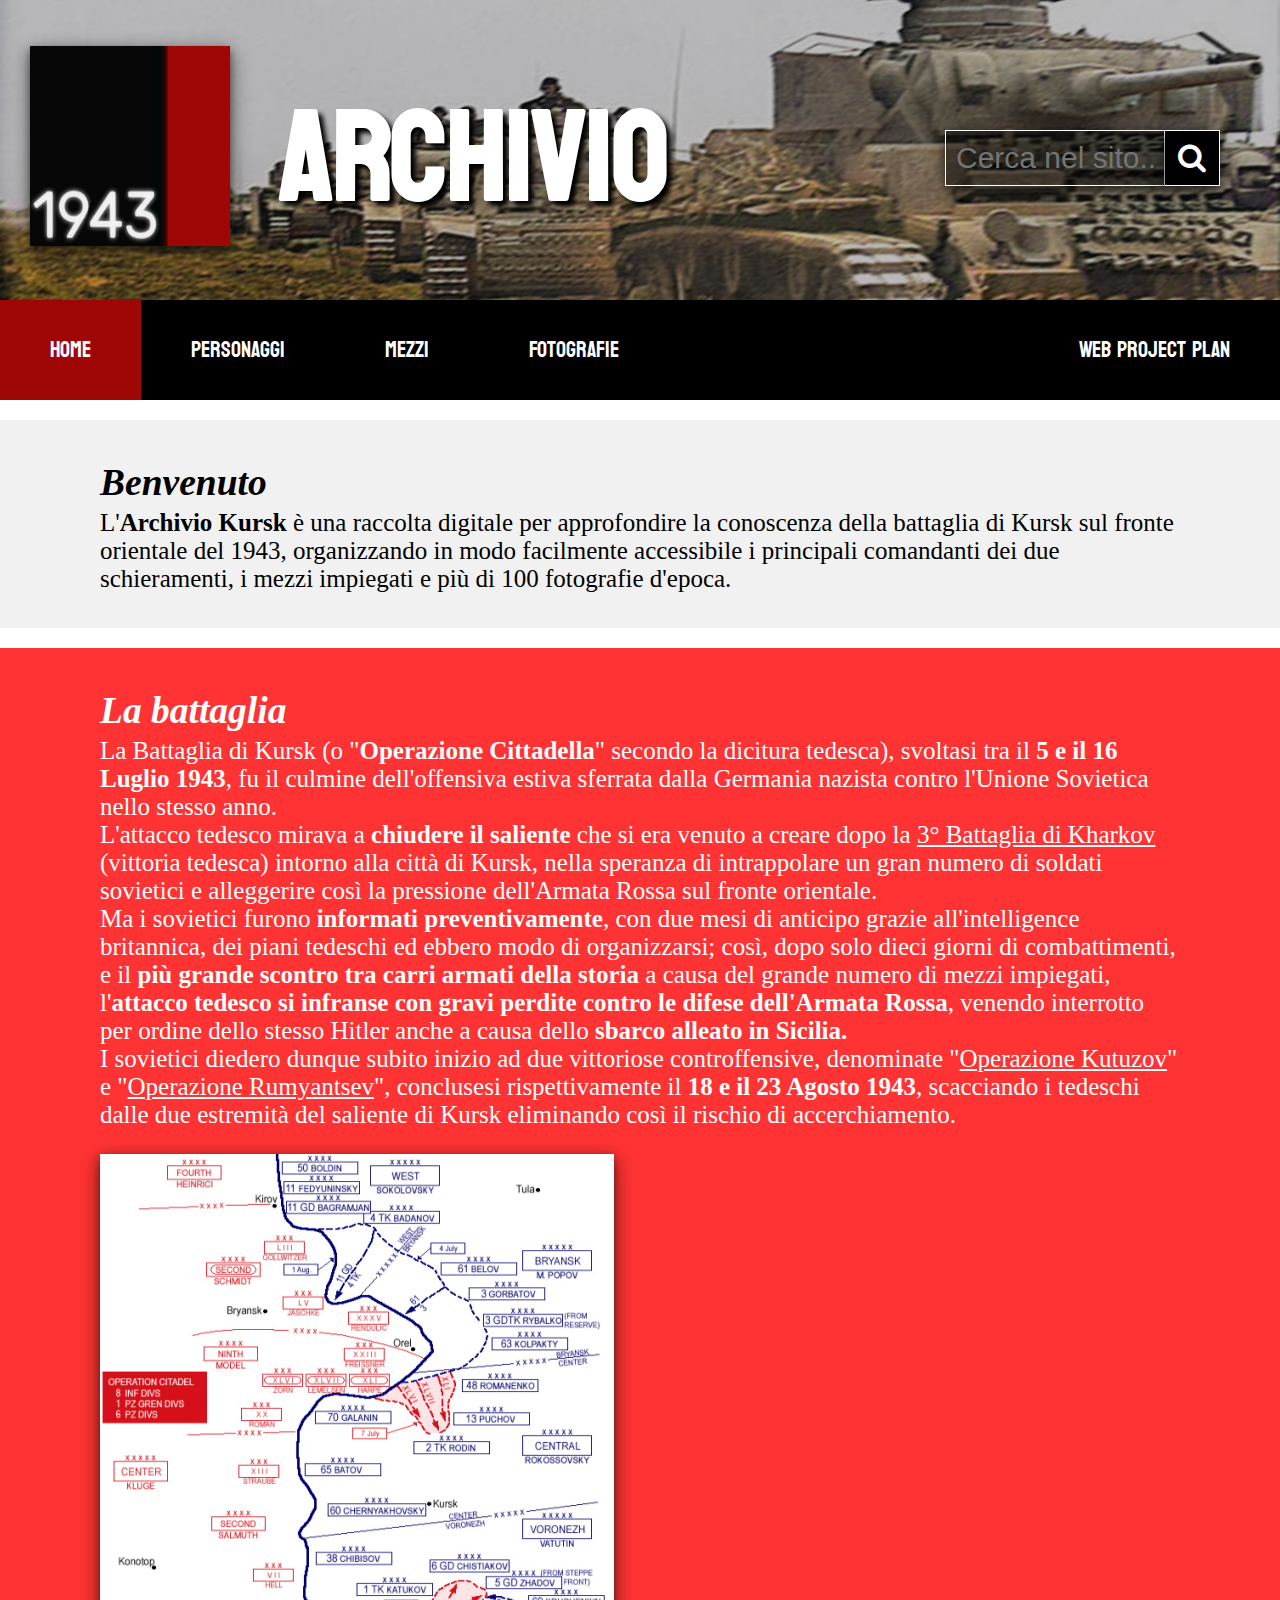
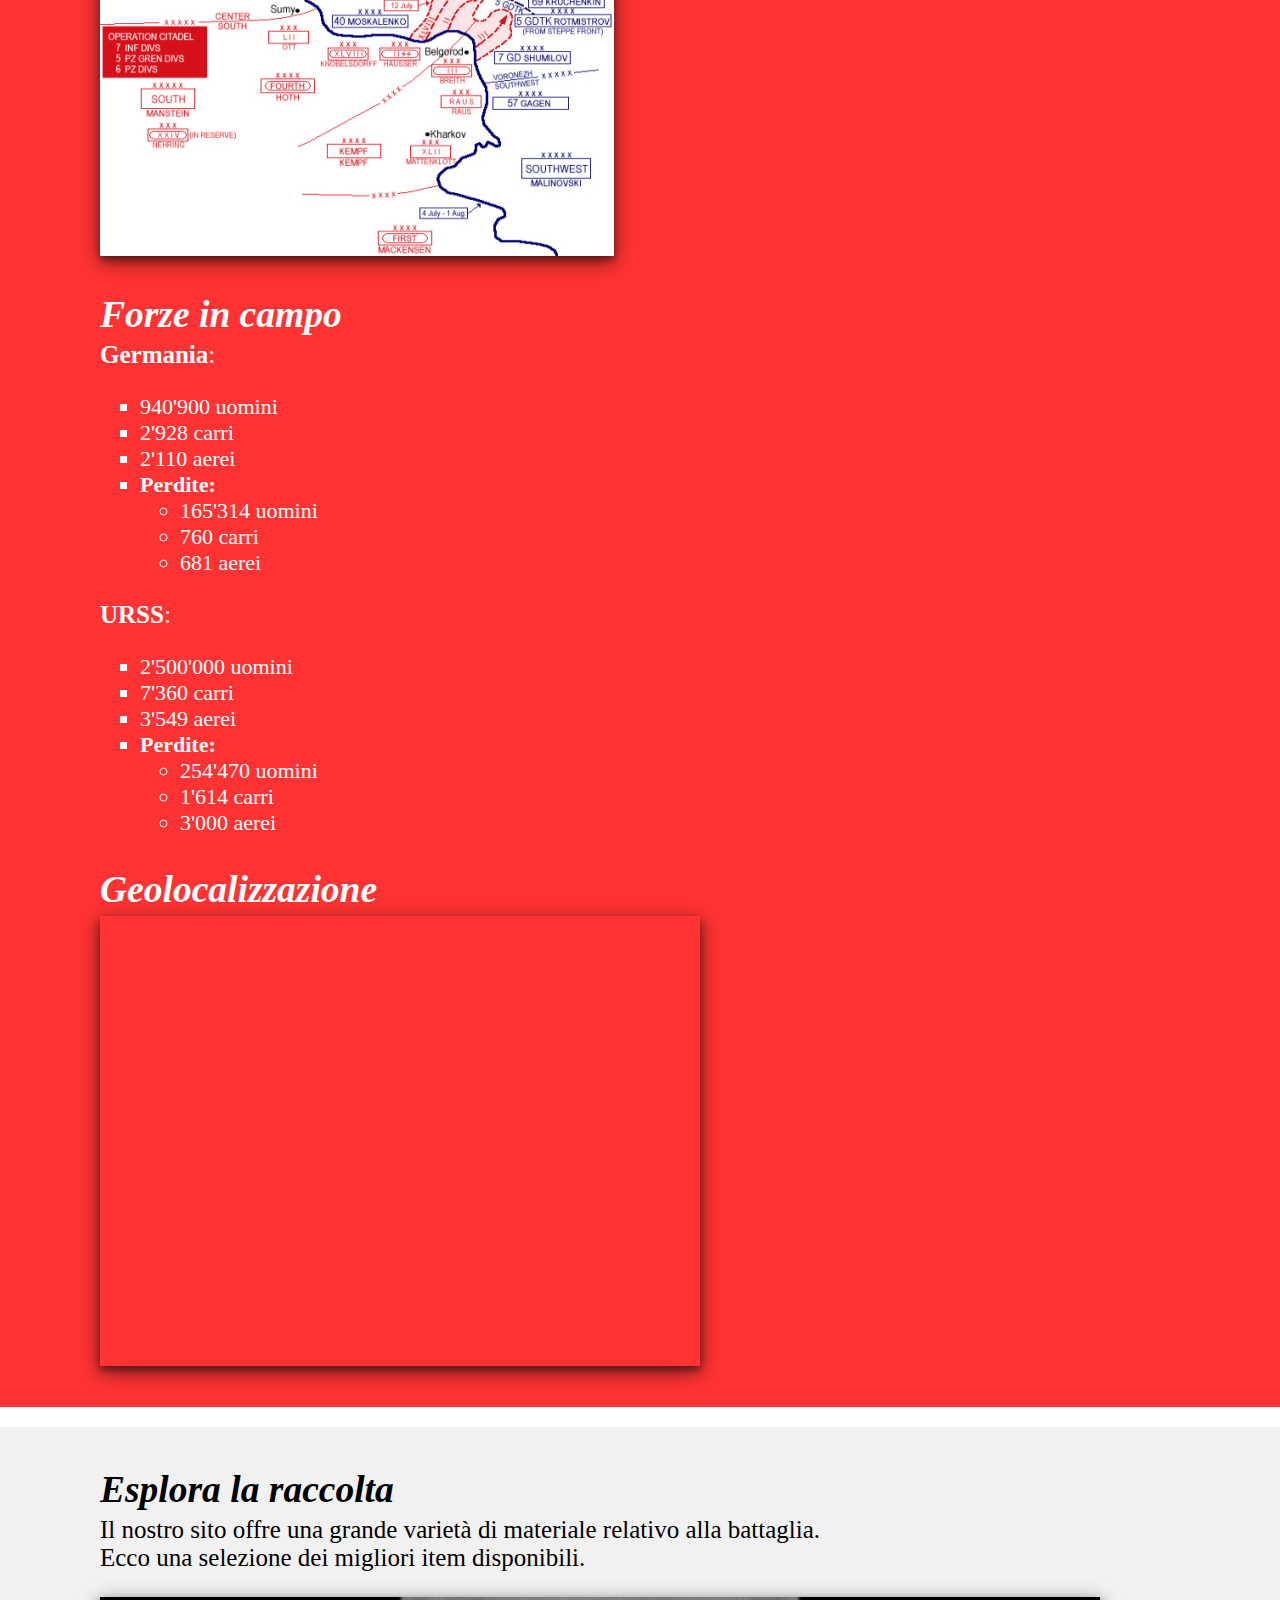
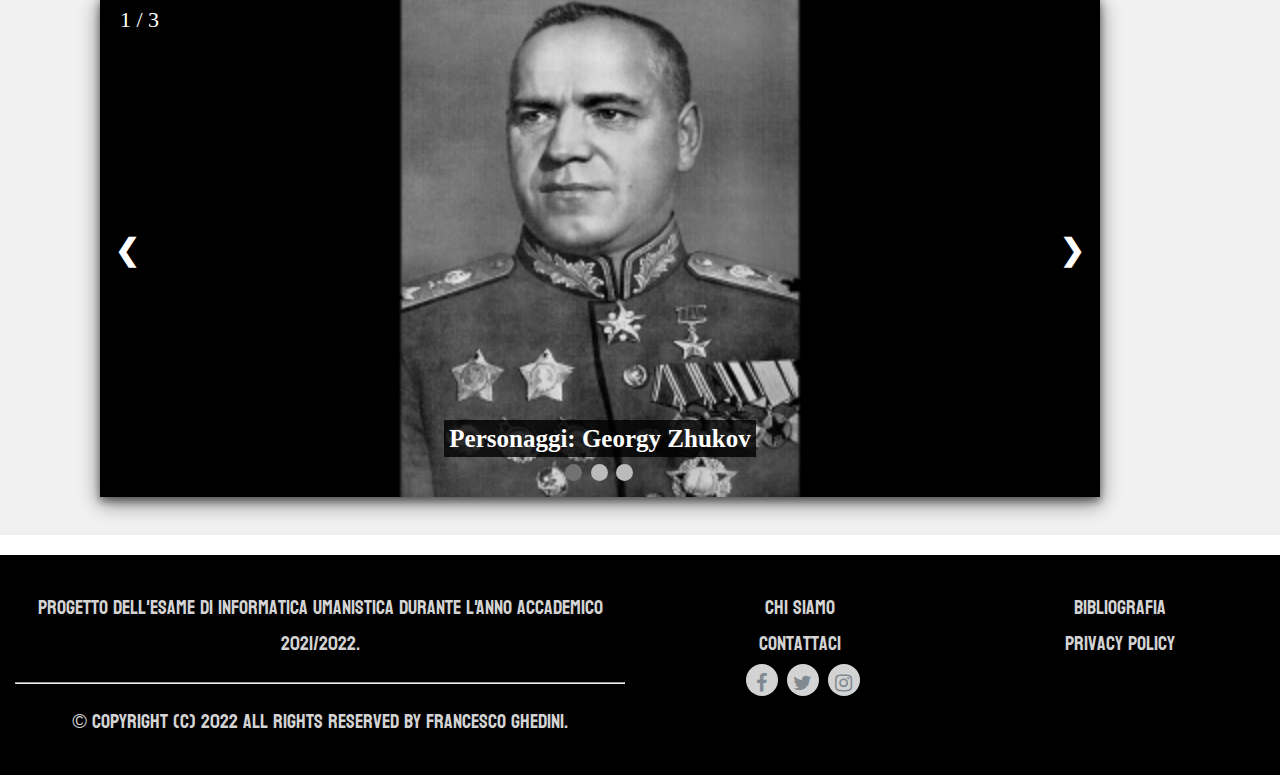
<file: index.html>
<!doctype html>
<head>
		<title>Kursk > Home</title>
  		<link rel="icon" type="image/icon type" href="favicon.ico">
		<meta charset="UTF-8">
		<!-- Navigazione -->
		<meta name="keywords" content="HTML, Unibo, Digital Humanities">
		<!-- Compatibilità -->
		<meta name="viewport" content="width=device-width, initial-scale=1.0">
		<!-- Stile -->
		<link rel="stylesheet" href="style/style.css"> 
		<link rel='stylesheet' href='https://fonts.googleapis.com/css?family=Bayon'>
		<link rel="stylesheet" href="https://cdnjs.cloudflare.com/ajax/libs/font-awesome/4.7.0/css/font-awesome.min.css">
		<!-- DUBLINCORE -->
		<meta name="DC.Title" content="La Battaglia di Kursk">
		<meta name="DC.Creator" content="Francesco Ghedini">
		<meta name="DC.Subject" content="Materiali sull'epocale battaglia">
		<meta name="DC.Description" content="Archivio fotografico e informativo">
		<meta name="DC.Date" content="16/02/22">
		<meta name="DC.Type" content="Raccolta di materiale multimediale">
		<meta name="DC.Format" content="Archivio online">
		<meta name="DC.Source" content="Wikipedia">
		<meta name="DC.Language" content="ITA">
</head>

<body>
	<header>
		<div class="row">
			<div class="column-header">
				<p><a href="index.html"><img class="shadow" src="style/images/logo.png" alt="logo"></a></p>
				<p><h1 class="title-home">ARCHIVIO KURSK</h1></p>
			</div>	
			<div class="column-searchbar">
				<form class="barra" action="action_page.php">
  					<input type="text" placeholder="Cerca nel sito..." name="search">
  					<button type="submit"><i class="fa fa-search"></i></button>
				</form>				
			</div>		
		</div>
	</header>
	<nav id="sticky-nav" class="topnav">
  	<a href="index.html" class="nav-left active">Home</a>
  	<a href="personaggi.html" class="nav-left">Personaggi</a>
  	<a href="#" class="nav-left">Mezzi</a>	
   	<a href="#" class="nav-left">Fotografie</a>
  	<a href="plan.html" target="blank" class="nav-right">Web Project Plan</a>
    <a href="javascript:void(0);" class="icon" onclick="respnav()">
    	<i class="fa fa-bars"></i>
    </a>
	</nav>

	<div class="beige">
		<p><h2>Benvenuto</h2></p>
		<p>L'<strong>Archivio Kursk</strong> è una raccolta digitale per approfondire la conoscenza della battaglia di Kursk sul fronte orientale del 1943, organizzando in modo facilmente accessibile i principali comandanti dei due schieramenti, i mezzi impiegati e più di 100 fotografie d'epoca.</p>		
	</div>
	<div class="rosso">
		<p><h2>La battaglia</h2></p>
		<p>La Battaglia di Kursk (o "<strong>Operazione Cittadella</strong>" secondo la dicitura tedesca), svoltasi tra il <strong>5 e il 16 Luglio 1943</strong>, fu il culmine dell'offensiva estiva sferrata dalla Germania nazista contro l'Unione Sovietica nello stesso anno.<br>
		L'attacco tedesco mirava a <strong>chiudere il saliente</strong> che si era venuto a creare dopo la <a href="https://it.wikipedia.org/wiki/Terza_battaglia_di_Char%27kov" title="https://it.wikipedia.org/wiki/Terza_battaglia_di_Char%27kov">3° Battaglia di Kharkov</a> (vittoria tedesca) intorno alla città di Kursk, nella speranza di intrappolare un gran numero di soldati sovietici e alleggerire così la pressione dell'Armata Rossa sul fronte orientale.<br>
		Ma i sovietici furono <strong>informati preventivamente</strong>, con due mesi di anticipo grazie all'intelligence britannica, dei piani tedeschi  ed ebbero modo di organizzarsi; così, dopo solo dieci giorni di combattimenti, e il <strong>più grande scontro tra carri armati della storia</strong> a causa del grande numero di mezzi impiegati, l'<strong>attacco tedesco si infranse con gravi perdite contro le difese dell'Armata Rossa</strong>, venendo interrotto per ordine dello stesso Hitler anche a causa dello <strong>sbarco alleato in Sicilia.</strong><br>
		I sovietici diedero dunque subito inizio ad due vittoriose controffensive, denominate "<a href="https://it.wikipedia.org/wiki/Operazione_Kutuzov" title="https://it.wikipedia.org/wiki/Operazione_Kutuzov">Operazione Kutuzov</a>" e "<a href="https://it.wikipedia.org/wiki/Quarta_battaglia_di_Char%27kov" title="https://it.wikipedia.org/wiki/Quarta_battaglia_di_Char%27kov">Operazione Rumyantsev</a>", conclusesi rispettivamente il <strong>18 e il 23 Agosto 1943</strong>, scacciando i tedeschi dalle due estremità del saliente di Kursk eliminando così il rischio di accerchiamento.</p>
		<a href="style/images/saliente.jpg" alt="Schema della battaglia" title="Schema della battaglia"><img class="shadow" src="style/images/saliente.jpg"></a>
		<p><h2>Forze in campo</h2></p>
		<p><strong>Germania</strong>:
			<ul class="lista-wpp">
				<li>940'900 uomini</li>
				<li>2'928 carri</li>
				<li>2'110 aerei</li>
				<li><strong>Perdite:</strong>	
				<ul>
					<li>165'314 uomini</li>
					<li>760 carri</li>
					<li>681 aerei</li>	
				</ul>
				</li>	
						
			</ul>
			<strong>URSS</strong>:
			<ul class="lista-wpp">
				<li>2'500'000 uomini</li>
				<li>7'360 carri</li>
				<li>3'549 aerei</li>
				<li><strong>Perdite:</strong>	
				<ul>	
					<li>254'470 uomini</li>
					<li>1'614 carri</li>
					<li>3'000 aerei</li>	
				</ul>
				</li>									
			</ul>
		</p>
		<p><h2>Geolocalizzazione</h2></p>		
		<p><iframe class="shadow" src="https://www.google.com/maps/embed?pb=!1m18!1m12!1m3!1d750191.2692151825!2d36.13374559146636!3d51.85745093697902!2m3!1f0!2f0!3f0!3m2!1i1024!2i768!4f13.1!3m3!1m2!1s0x412f0375da12791b%3A0x9788ae489cd5e746!2sKursk%2C%20Oblast&#39;%20di%20Kursk%2C%20Russia!5e0!3m2!1sit!2sit!4v1644320955452!5m2!1sit!2sit" width="600" height="450" style="border:0;" allowfullscreen="" loading="lazy"></iframe></p>
	</div>
	<!-- Includere cartina	-->
	<!-- Includere informazioni	sulle forze in campo-->
	<div class="beige">
		<h2>Esplora la raccolta</h2>
		<p>Il nostro sito offre una grande varietà di materiale relativo alla battaglia.<br>
		Ecco una selezione dei migliori item disponibili.
		</p>		
 
 		<!-- Slideshow container -->
		<div class="slideshow-container shadow" >
  		<div class="slide fade">
    		<a href="georgy_zhukov.html" target="_blank"><img src="immagini/slide/zhukov.png" alt="zhukov.png"></a>
    		<div class="numbertext"><span class="caption-text">1 / 3</span></div>
    		<div class="text"><span class="caption-text">Personaggi: Georgy Zhukov</span></div>
  		</div>

  		<div class="slide fade">
    		<img src="immagini/slide/panzer_v.png" alt="panzer_v.png">
    		<div class="numbertext"><span class="caption-text">2 / 3</span></div>  
    		<div class="text"><span class="caption-text">Mezzi: Panzer V Panther</span></div>
  		</div>

  		<div class="slide fade">
    		<img src="immagini/slide/soviet_charge.png" alt="soviet_charge.png">
    		<div class="numbertext"><span class="caption-text">3 / 3</span></div>
    		<div class="text"><span class="caption-text">Fotografie: <em>Contrattacco sovietico</em></span></div>
  		</div>

 		<a class="prev" onclick="plusSlides(-1)">&#10094;</a>
  	<a class="next" onclick="plusSlides(1)">&#10095;</a>

			<div class="dot-container">
 	 			<span class="dot" onclick="currentSlide(1)"></span>
  			<span class="dot" onclick="currentSlide(2)"></span>
  			<span class="dot" onclick="currentSlide(3)"></span>
			</div>
		</div>		
		<br>
	</div>



	<footer>
		<div class="row">
			<div class="column">	
				<p>Progetto dell'esame di Informatica Umanistica durante l'Anno Accademico 2021/2022.</p>
				<hr>	
				<p>&copy Copyright (c) 2022 All Rights Reserved by Francesco Ghedini.</p>
			</div>
			<div class="column-mini">
					<p><a href="" target="blank">Chi siamo</a><br>
					<a href="" target="blank">Contattaci</a><br>
					<ul class="social-icons">
			          <li><a href="#" title="Facebook" class="fa fa-facebook"></a></li>
			          <li><a href="#" title="Twitter" class="fa fa-twitter"></a></li>
			          <li><a href="#" title="Instagram" class="fa fa-instagram"></a></li>  
			      	</ul>	
					</p>
			</div>
			<div class="column-mini">
				<p><a href="" target="blank">Bibliografia</a><br>	
					<a href="" target="blank">Privacy policy</a>					
			   	</p>
			</div>
			</div>
		</div>
	</footer>
<script src="style/main.js"> 
</script>
<script type="text/javascript">
  (function(d, t) {
      var v = d.createElement(t), s = d.getElementsByTagName(t)[0];
      v.onload = function() {
        window.voiceflow.chat.load({
          verify: { projectID: '672dffac933136cb162d4128' },
          url: 'https://general-runtime.voiceflow.com',
          versionID: 'production'
        });
      }
      v.src = "https://cdn.voiceflow.com/widget/bundle.mjs"; v.type = "text/javascript"; s.parentNode.insertBefore(v, s);
  })(document, 'script');
</script>
</body>
</file>
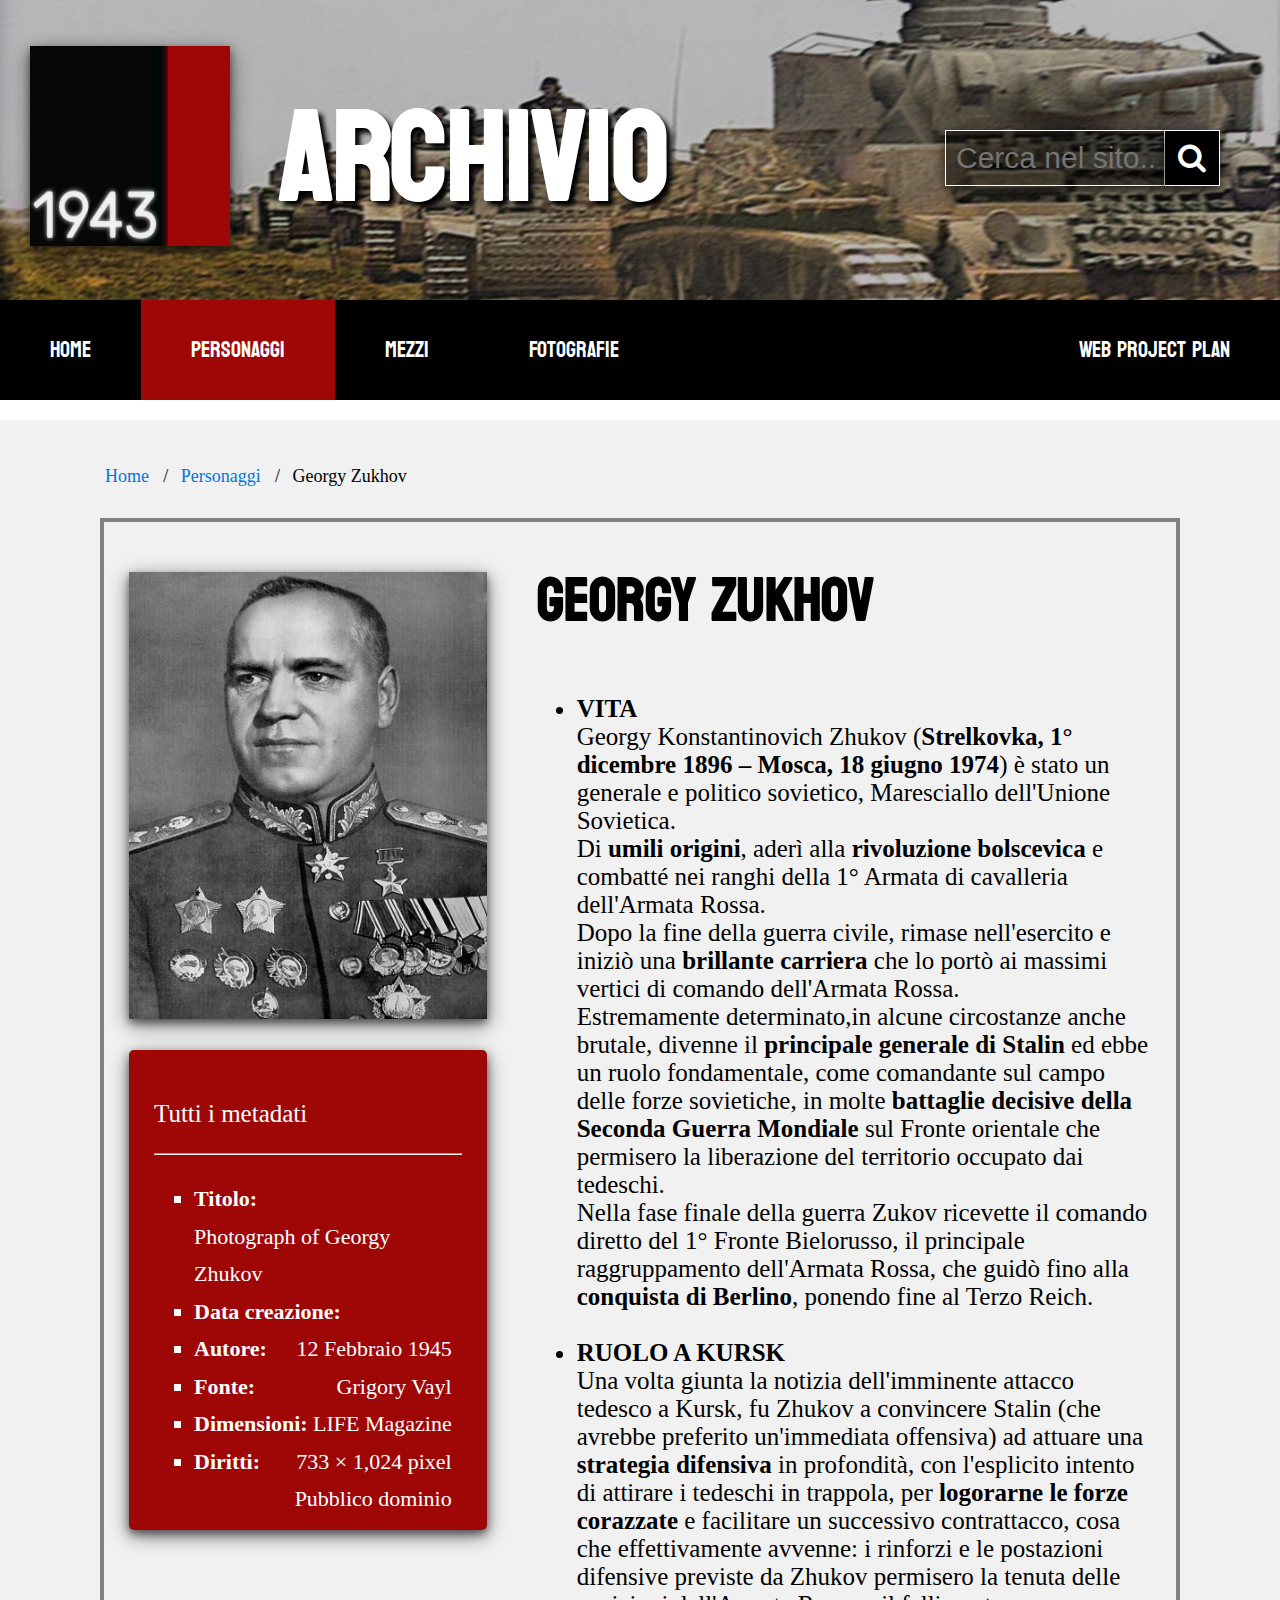
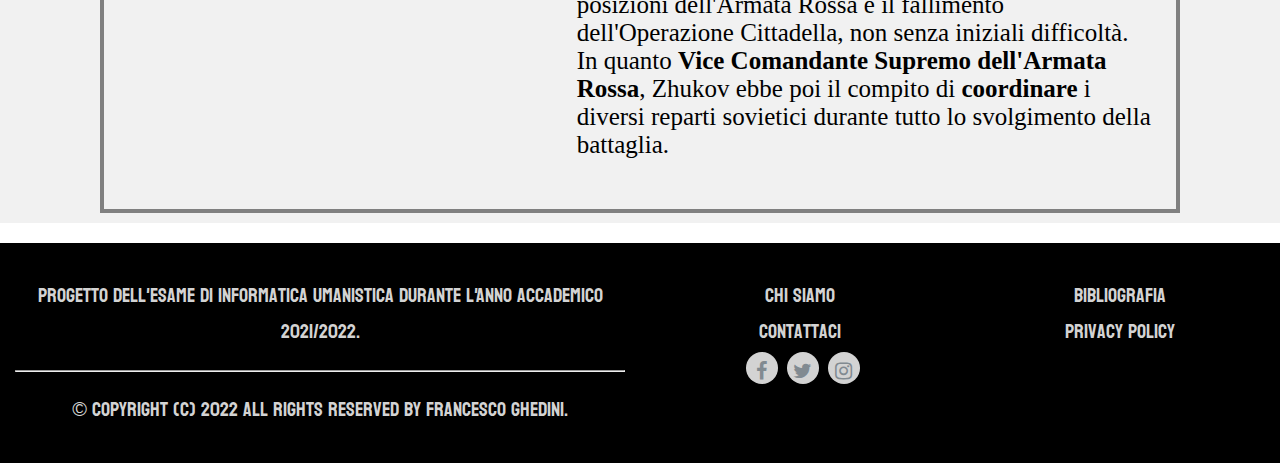
<file: georgy_zhukov.html>
<!doctype html>
<head>
		<title>Kursk > Personaggi > Georgy Zhukov</title>
  		<link rel="icon" type="image/icon type" href="favicon.ico">
		<meta charset="UTF-8">
		<!-- Navigazione -->
		<meta name="keywords" content="HTML, Unibo, Digital Humanities">
		<!-- Compatibilità -->
		<meta name="viewport" content="width=device-width, initial-scale=1.0">
		<!-- Stile -->
		<link rel="stylesheet" href="style/style.css"> 
		<link rel='stylesheet' href='https://fonts.googleapis.com/css?family=Bayon'>
		<link rel="stylesheet" href="https://cdnjs.cloudflare.com/ajax/libs/font-awesome/4.7.0/css/font-awesome.min.css">
		<!-- DUBLINCORE -->
		<meta name="DC.Title" content="La Battaglia di Kursk">
		<meta name="DC.Creator" content="Francesco Ghedini">
		<meta name="DC.Subject" content="Materiali sull'epocale battaglia">
		<meta name="DC.Description" content="Archivio fotografico e informativo">
		<meta name="DC.Date" content="16/02/22">
		<meta name="DC.Type" content="Raccolta di materiale multimediale">
		<meta name="DC.Format" content="Archivio online">
		<meta name="DC.Source" content="Wikipedia">
		<meta name="DC.Language" content="ITA">
</head>

<body>
	<header>
		<div class="row">
			<div class="column-header">
				<p><a href="index.html"><img class="shadow" src="style/images/logo.png" alt="logo"></a></p>
				<p><h1 class="title-home">ARCHIVIO KURSK</h1></p>
			</div>	
			<div class="column-searchbar">
				<form class="barra" action="action_page.php">
  					<input type="text" placeholder="Cerca nel sito..." name="search">
  					<button type="submit"><i class="fa fa-search"></i></button>
				</form>				
			</div>		
		</div>
	</header>
	<nav id="sticky-nav" class="topnav">
  	<a href="index.html" class="nav-left">Home</a>
  	<a href="personaggi.html" class="nav-left active">Personaggi</a>
  	<a href="#" class="nav-left">Mezzi</a>	
   	<a href="#" class="nav-left">Fotografie</a>
  	<a href="plan.html" target="blank" class="nav-right">Web Project Plan</a>
    <a href="javascript:void(0);" class="icon" onclick="respnav()">
    	<i class="fa fa-bars"></i>
    </a>
	</nav>	

	<div class="beige">
		<ul class="breadcrumb">
  		<li><a href="index.html">Home</a></li>
  		<li><a href="personaggi.html">Personaggi</a></li>
  		<li>Georgy Zukhov</li>
		</ul>
		<div class="row-personaggio">
			<div class="column-foto">
					<p><div class="card-personaggio">
  						<a href="immagini/personaggi/SOV/georgy_zhukov.jpg" target="_blank"><img src="immagini/personaggi/SOV/georgy_zhukov.jpg" alt="Georgy Zhukov"></a>
					</div></p>
					<p><div class="card-meta red-SOV">
  						<p>Tutti i metadati</p>
  						<hr>
						<ul class="lista-meta">
							<li><strong>Titolo:</strong><span>Photograph of Georgy Zhukov</span></li>
							<li><strong>Data creazione:</strong><span style="float: right; margin-right: 10px;">12 Febbraio 1945</span></li>
							<li><strong>Autore:</strong><span>Grigory Vayl</span></li>
							<li><strong>Fonte:</strong><span>LIFE Magazine</span></li>
							<li><strong>Dimensioni:</strong><span>733 × 1,024 pixel</span></li>
							<li><strong>Diritti:</strong><span>Pubblico dominio</span></li>
						</ul>
					</div></p>
			</div>

			<div class="column-bio">
				<p><h1 class="font-bayon">Georgy Zukhov</h1></p>
				<ul>
					<li><strong>VITA</strong><br>
					Georgy Konstantinovich Zhukov (<strong>Strelkovka, 1° dicembre 1896 – Mosca, 18 giugno 1974</strong>) è stato un generale e politico sovietico, Maresciallo dell'Unione Sovietica.<br>
					Di <strong>umili origini</strong>, aderì alla <strong>rivoluzione bolscevica</strong> e combatté nei ranghi della 1° Armata di cavalleria dell'Armata Rossa.<br>
					Dopo la fine della guerra civile, rimase nell'esercito e iniziò una <strong>brillante carriera</strong> che lo portò ai massimi vertici di comando dell'Armata Rossa.<br>
					Estremamente determinato,in alcune circostanze anche brutale, divenne il <strong>principale generale di Stalin</strong> ed ebbe un ruolo fondamentale, come comandante sul campo delle forze sovietiche, in molte <strong>battaglie decisive della Seconda Guerra Mondiale</strong> sul Fronte orientale che permisero la liberazione del territorio occupato dai tedeschi.<br>
					Nella fase finale della guerra Zukov ricevette il comando diretto del 1° Fronte Bielorusso, il principale raggruppamento dell'Armata Rossa, che guidò fino alla <strong>conquista di Berlino</strong>, ponendo fine al Terzo Reich.
					</li>
					<br>
					<li><strong>RUOLO A KURSK</strong><br>
					Una volta giunta la notizia dell'imminente attacco tedesco a Kursk, fu Zhukov a convincere Stalin (che avrebbe preferito un'immediata offensiva) ad attuare una <strong>strategia difensiva</strong> in profondità, con l'esplicito intento di attirare i tedeschi in trappola, per <strong>logorarne le forze corazzate</strong> e facilitare un successivo contrattacco, cosa che effettivamente avvenne: i rinforzi e le postazioni difensive previste da Zhukov permisero la tenuta delle posizioni dell'Armata Rossa e il fallimento dell'Operazione Cittadella, non senza iniziali difficoltà.<br>
					In quanto <strong>Vice Comandante Supremo dell'Armata Rossa</strong>, Zhukov ebbe poi il compito di <strong>coordinare</strong> i diversi reparti sovietici durante tutto lo svolgimento della battaglia.
					</li>
				</ul>		
			</div>
		</div>
	</div>

	<footer>
		<div class="row">
			<div class="column">	
				<p>Progetto dell'esame di Informatica Umanistica durante l'Anno Accademico 2021/2022.</p>
				<hr>	
				<p>&copy Copyright (c) 2022 All Rights Reserved by Francesco Ghedini.</p>
			</div>
			<div class="column-mini">
					<p><a href="" target="blank">Chi siamo</a><br>
					<a href="" target="blank">Contattaci</a><br>
					<ul class="social-icons">
			          <li><a href="#" title="Facebook" class="fa fa-facebook"></a></li>
			          <li><a href="#" title="Twitter" class="fa fa-twitter"></a></li>
			          <li><a href="#" title="Instagram" class="fa fa-instagram"></a></li>  
			      	</ul>	
					</p>
			</div>
			<div class="column-mini">
				<p><a href="" target="blank">Bibliografia</a><br>	
					<a href="" target="blank">Privacy policy</a>					
			   	</p>
			</div>
			</div>
		</div>
	</footer>
<script src="style/main.js"> 
</script>
</body>
</file>
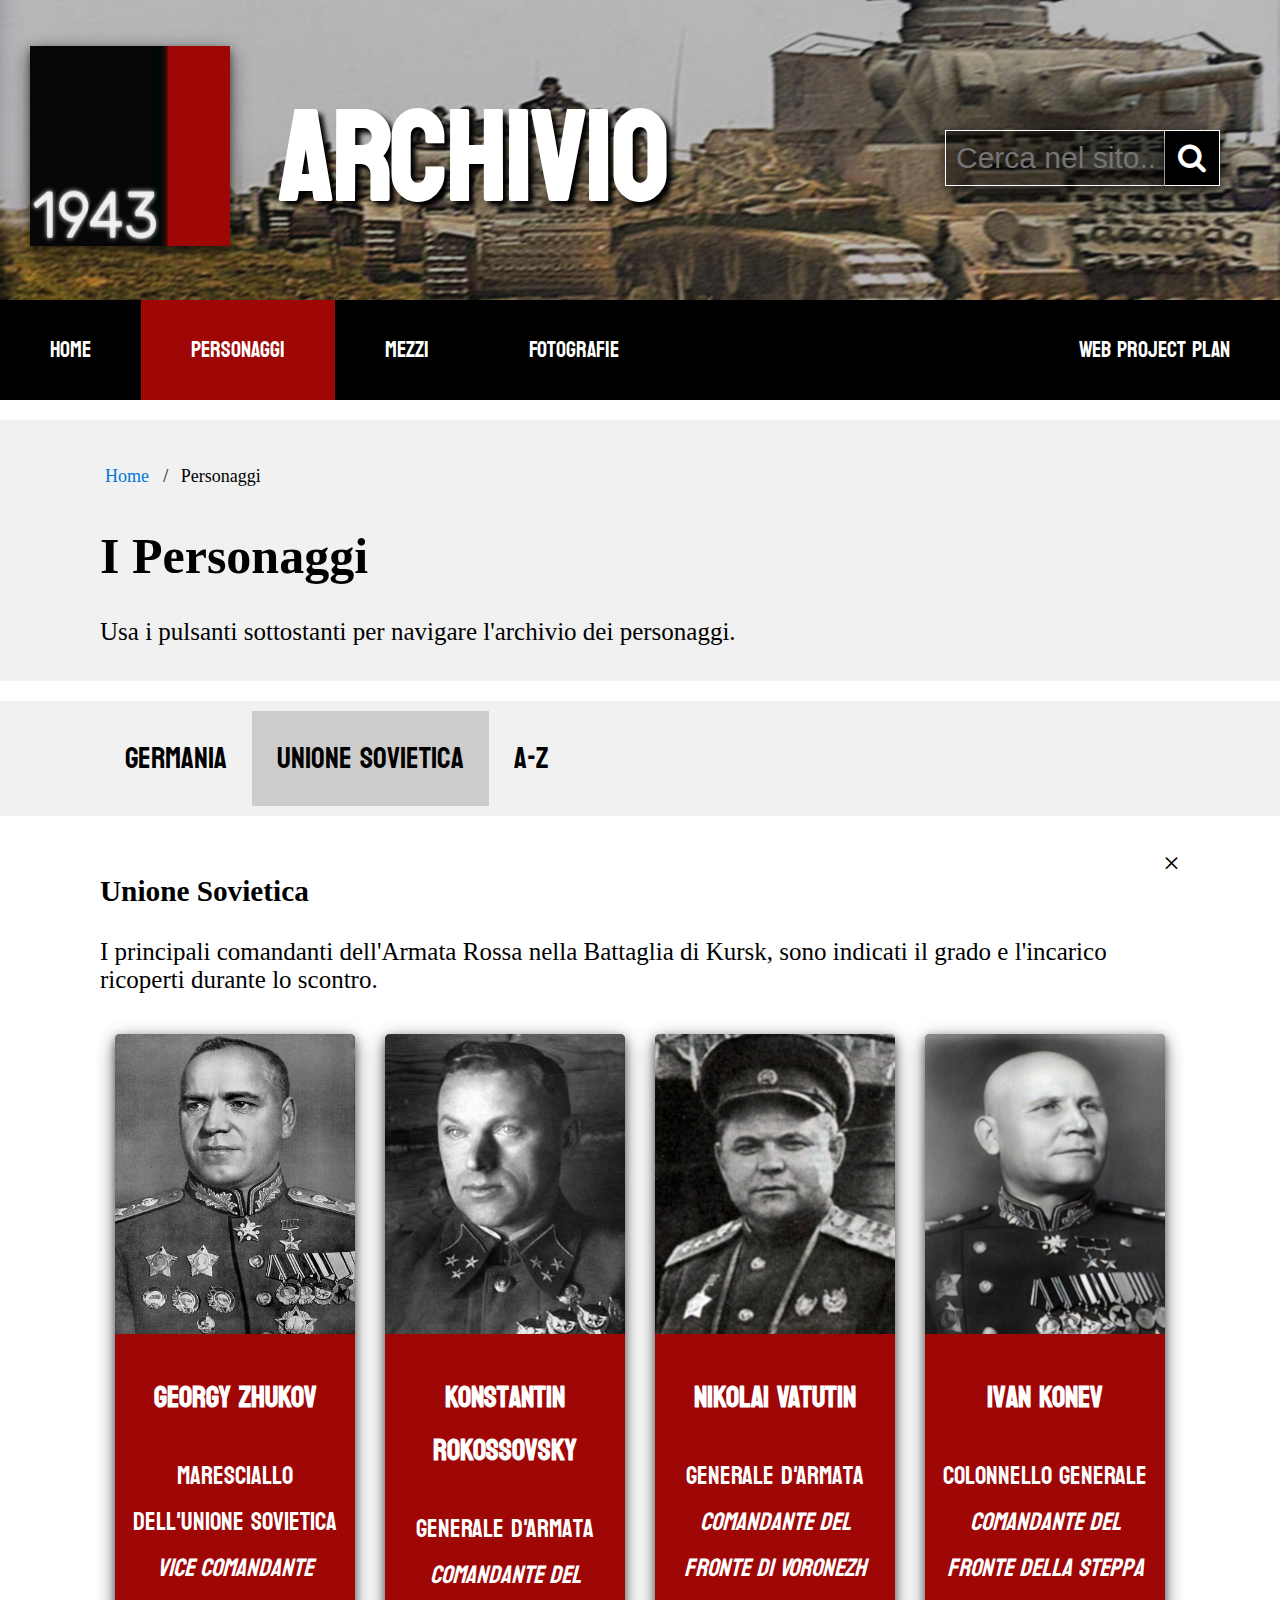
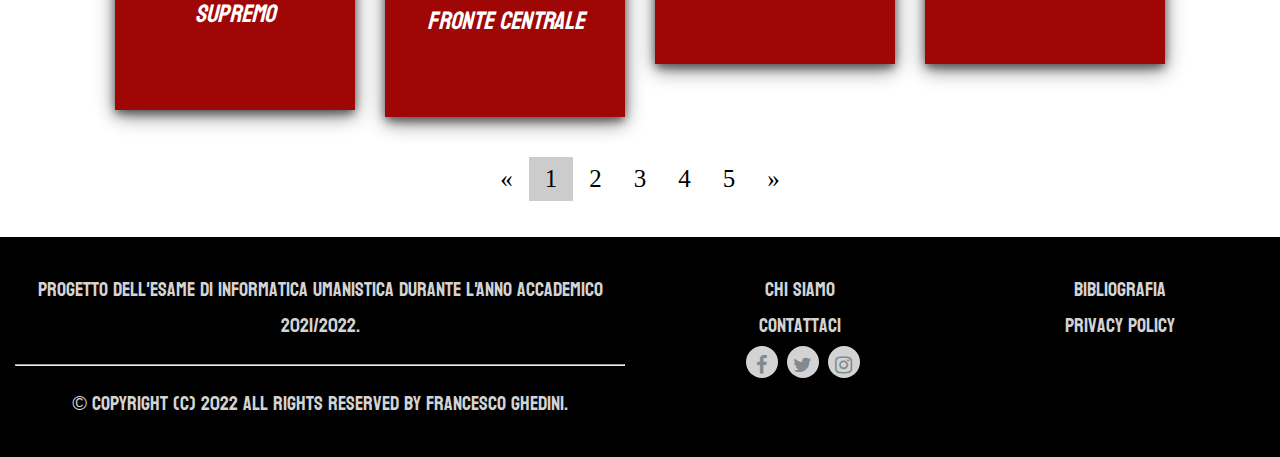
<file: personaggi.html>
<!doctype html>
<head>
	<title>Kursk > Personaggi</title>
  	<link rel="icon" type="image/icon type" href="favicon.ico">
	<meta charset="UTF-8">
	<!-- Navigazione -->
	<meta name="keywords" content="HTML, Unibo, Digital Humanities">
	<!-- Compatibilità -->
	<meta name="viewport" content="width=device-width, initial-scale=1.0">
	<!-- Stile -->
	<link rel="stylesheet" href="style/style.css"> 
	<link rel='stylesheet' href='https://fonts.googleapis.com/css?family=Bayon'>
	<link rel="stylesheet" href="https://cdnjs.cloudflare.com/ajax/libs/font-awesome/4.7.0/css/font-awesome.min.css">
	<!-- DUBLINCORE -->
	<meta name="DC.Title" content="La Battaglia di Kursk">
	<meta name="DC.Creator" content="Francesco Ghedini">
	<meta name="DC.Subject" content="Materiali sull'epocale battaglia">
	<meta name="DC.Description" content="Archivio fotografico e informativo">
	<meta name="DC.Date" content="16/02/22">
	<meta name="DC.Type" content="Raccolta di materiale multimediale">
	<meta name="DC.Format" content="Archivio online">
	<meta name="DC.Source" content="Wikipedia">
	<meta name="DC.Language" content="ITA">
</head>

<body>
	<header>
		<div class="row">
			<div class="column-header">
				<p><a href="index.html"><img class="shadow" src="style/images/logo.png" alt="logo"></a></p>
				<p><h1 class="title-home">ARCHIVIO KURSK</h1></p>
			</div>	
			<div class="column-searchbar">
				<form class="barra" action="action_page.php">
  					<input type="text" placeholder="Cerca nel sito..." name="search">
  					<button type="submit"><i class="fa fa-search"></i></button>
				</form>				
			</div>		
		</div>
	</header>
	<nav id="sticky-nav" class="topnav">
  		<a href="index.html" class="nav-left">Home</a>
  		<a href="personaggi.html" class="nav-left active">Personaggi</a>
  		<a href="#" class="nav-left">Mezzi</a>	
   		<a href="#" class="nav-left">Fotografie</a>
  		<a href="plan.html" target="blank" class="nav-right">Web Project Plan</a>
    	<a href="javascript:void(0);" class="icon" onclick="respnav()">
    		<i class="fa fa-bars"></i>
    	</a>
	</nav>
	<div class="beige">
		<ul class="breadcrumb">
  		<li><a href="index.html">Home</a></li>
  		<li>Personaggi</li>
		</ul>
		<p><h1>I Personaggi</h1></p>
		<p>Usa i pulsanti sottostanti per navigare l'archivio dei personaggi.</p>
	</div>
	
	<div class="tab">
  		<button class="tablinks" onclick="openCountry(event, 'Germania')">Germania</button>
  		<button class="tablinks" onclick="openCountry(event, 'URSS')" id="defaultOpen">Unione Sovietica</button>
  		<button class="tablinks" onclick="openCountry(event, 'AZ')" >A-Z</button>
	</div>

	<!-- Tab-->
	<div id="Germania" class="tabcontent">
  		<span onclick="this.parentElement.style.display='none'" class="topright">&times</span>
  		<h3>Germania</h3>
  		<p>I principali comandanti della Wermacht nella Battaglia di Kursk, sono indicati il grado e l'incarico ricoperti durante lo scontro.</p>
  		<div class="row">
  			<div class="column-tab">
				<div class="card shadow grey-GER">
  					<img src="immagini/personaggi/GER/gunther_von_kluge.jpg" alt="Gunther Von Kluge">
  					<div class="card-container grey-GER">
    					<h3><b>Gunther Von Kluge</b></h3>
    					<p>Feldmaresciallo<br>
    					<em>Comandante del Gruppo di Armate Centro</em></p>
 				 	</div>
				</div>
  			</div>
   			<div class="column-tab">
				<div class="card shadow grey-GER">
  					<img src="immagini/personaggi/GER/erich_von_manstein.jpg" alt="Erich Von Manstein">
  					<div class="card-container grey-GER">
    					<h3><b>Erich Von Manstein</b></h3>
    					<p>Feldmaresciallo<br>
    					<em>Comandante del Gruppo di Armate Sud</em></p>
    					<br>
 				 	</div>
				</div>  				
   			</div>
   			<div class="column-tab">
				<div class="card shadow grey-GER">
  					<img src="immagini/personaggi/GER/walther_model.jpg" alt="Walther Model">
  					<div class="card-container grey-GER">
    					<h3><b>Walther Model</b></h3>
    					<p>Colonnello Generale<br>
    					<em>Comandante della 9° Armata</em></p>
    					<br>
 				 	</div>
				</div> 				
   			</div>
  			<div class="column-tab">
				<div class="card shadow grey-GER">
  					<img src="immagini/personaggi/GER/hermann_hoth.jpg" alt="Hermann Hoth">
  					<div class="card-container grey-GER">
    					<h3><b>Hermann Hoth</b></h3>
    					<p>Colonnello Generale<br>
 						<em>Comandante della 4° Armata Corazzata</em></p>
 				 	</div>
				</div>				
  			</div>			
  		</div>
  		<div class="row pagination-container">
  			<div class="pagination">
  				<a href="#">&laquo;</a>
  				<a href="#" class="pag-active">1</a>
  				<a href="#">2</a>
  				<a href="#">3</a>
  				<a href="#">4</a>
  				<a href="#">5</a>
  				<a href="#">&raquo;</a>
			</div>  			
  		</div>

	</div>

	<div id="URSS" class="tabcontent">
		<span onclick="this.parentElement.style.display='none'" class="topright">&times</span>
  		<h3>Unione Sovietica</h3>
  		<p>I principali comandanti dell'Armata Rossa nella Battaglia di Kursk, sono indicati il grado e l'incarico ricoperti durante lo scontro.</p>
   		<div class="row">
  			<div class="column-tab">
 				<a href="georgy_zhukov.html"><div class="card shadow red-SOV">
  					<img src="immagini/personaggi/SOV/georgy_zhukov.jpg" alt="Georgy Zhukov">
  					<div class="card-container red-SOV">
    					<h3>Georgy Zhukov</h3>
    					<p>Maresciallo dell'Unione Sovietica<br>
    					<em>Vice comandante supremo</em></p>
    					<br>
 				 	</div>
				</div></a>
  			</div>
   			<div class="column-tab">
 				<div class="card shadow red-SOV">
  					<img src="immagini/personaggi/SOV/konstantin_rokossovski.jpg" alt="Konstantin Rokossovsky">
  					<div class="card-container red-SOV">
    					<h3><b>Konstantin Rokossovsky</b></h3>
    					<p>Generale d'Armata<br>
    					<em>Comandante del Fronte Centrale</em></p>
    					<br>
 				 	</div>
				</div>	
  			</div>
   			<div class="column-tab">
 				<div class="card shadow red-SOV">
  					<img src="immagini/personaggi/SOV/nikolai_vatutin.jpg" alt="Nikolai Vatutin">
  					<div class="card-container red-SOV">
    					<h3>Nikolai Vatutin</h3>
    					<p>Generale d'Armata<br>
    					<em>Comandante del Fronte di Voronezh</em></p>
    					<br>
 				 	</div>
				</div>	
  			</div>
   			<div class="column-tab">
 				<div class="card shadow red-SOV">
  					<img src="immagini/personaggi/SOV/ivan_konev.jpg" alt="Ivan Konev">
  					<div class="card-container red-SOV">
    					<h3>Ivan Konev</h3>
    					<p>Colonnello Generale<br>
    					<em>Comandante del Fronte della Steppa</em></p>
    					<br>
 				 	</div>
				</div>	
  			</div>
  		</div>

   		<div class="row pagination-container">
  			<div class="pagination">
  				<a href="#">&laquo;</a>
  				<a href="#" class="pag-active">1</a>
  				<a href="#">2</a>
  				<a href="#">3</a>
  				<a href="#">4</a>
  				<a href="#">5</a>
  				<a href="#">&raquo;</a>
			</div>  			
  		</div>

	</div>

	<div id="AZ" class="tabcontent">
  		<span onclick="this.parentElement.style.display='none'" class="topright">&times</span>
  		<h3>A-Z</h3>
  		<p>I generali di entrambi gli schieramenti raccolti in ordine alfabetico (per cognome).</p>
 		<div class="row">
  			<div class="column-tab">
				<div class="card shadow grey-GER">
  					<img src="immagini/personaggi/GER/hermann_hoth.jpg" alt="Hermann Hoth">
  					<div class="card-container grey-GER">
    					<h3><b>Hermann Hoth</b></h3>
    					<p>Colonnello Generale<br>
 						<em>Comandante della 4° Armata Corazzata</em></p>
 				 	</div>
				</div>				
  			</div>	
   			<div class="column-tab">
 				<div class="card shadow red-SOV">
  					<img src="immagini/personaggi/SOV/ivan_konev.jpg" alt="Ivan Konev">
  					<div class="card-container red-SOV">
    					<h3>Ivan Konev</h3>
    					<p>Colonnello Generale<br>
    					<em>Comandante del Fronte della Steppa</em></p>
    					<br>
 				 	</div>
				</div>	
  			</div>
   			<div class="column-tab">
				<div class="card shadow grey-GER">
  					<img src="immagini/personaggi/GER/walther_model.jpg" alt="Walther Model">
  					<div class="card-container grey-GER">
    					<h3><b>Walther Model</b></h3>
    					<p>Colonnello Generale<br>
    					<em>Comandante della 9° Armata</em></p>
    					<br>
 				 	</div>
				</div> 				
   			</div>
   			<div class="column-tab">
 				<div class="card shadow red-SOV">
  					<img src="immagini/personaggi/SOV/konstantin_rokossovski.jpg" alt="Konstantin Rokossovsky">
  					<div class="card-container red-SOV">
    					<h3><b>Konstantin Rokossovsky</b></h3>
    					<p>Generale d'Armata<br>
    					<em>Comandante del Fronte Centrale</em></p>
    					<br>
 				 	</div>
				</div>	
  			</div>
  		</div>
   		<div class="row">
   			<div class="column-tab">
 				<div class="card shadow red-SOV">
  					<img src="immagini/personaggi/SOV/nikolai_vatutin.jpg" alt="Nikolai Vatutin">
  					<div class="card-container red-SOV">
    					<h3>Nikolai Vatutin</h3>
    					<p>Generale d'Armata<br>
    					<em>Comandante del Fronte di Voronezh</em></p>
    					<br>
 				 	</div>
				</div>	
  			</div>
   			<div class="column-tab">
				<div class="card shadow grey-GER">
  					<img src="immagini/personaggi/GER/erich_von_manstein.jpg" alt="Erich Von Manstein">
  					<div class="card-container grey-GER">
    					<h3><b>Erich Von Manstein</b></h3>
    					<p>Feldmaresciallo<br>
    					<em>Comandante del Gruppo di Armate Sud</em></p>
    					<br>
 				 	</div>
				</div>  				
   			</div>
  			<div class="column-tab">
				<div class="card shadow grey-GER">
  					<img src="immagini/personaggi/GER/gunther_von_kluge.jpg" alt="Gunther Von Kluge">
  					<div class="card-container grey-GER">
    					<h3><b>Gunther Von Kluge</b></h3>
    					<p>Feldmaresciallo<br>
    					<em>Comandante del Gruppo di Armate Centro</em></p>
 				 	</div>
				</div>
  			</div>
  			<div class="column-tab">
 				<a href="georgy_zhukov.html"><div class="card shadow red-SOV">
  					<img src="immagini/personaggi/SOV/georgy_zhukov.jpg" alt="Georgy Zhukov">
  					<div class="card-container red-SOV">
    					<h3>Georgy Zhukov</h3>
    					<p>Maresciallo dell'Unione Sovietica<br>
    					<em>Vice comandante supremo</em></p>
    					<br>
 				 	</div>
				</div></a>
  			</div>
   			<div class="row pagination-container">
  				<div class="pagination">
  					<a href="#">&laquo;</a>
  					<a href="#" class="pag-active">1</a>
  					<a href="#">2</a>
  					<a href="#">3</a>
  					<a href="#">&raquo;</a>
				</div>  			
  			</div> 
  		</div>
	</div>

	<footer>
		<div class="row">
			<div class="column">	
				<p>Progetto dell'esame di Informatica Umanistica durante l'Anno Accademico 2021/2022.</p>
				<hr>	
				<p>&copy Copyright (c) 2022 All Rights Reserved by Francesco Ghedini.</p>
			</div>
			<div class="column-mini">
					<p><a href="" target="blank">Chi siamo</a><br>
					<a href="" target="blank">Contattaci</a><br>
					<ul class="social-icons">
			          <li><a href="#" title="Facebook" class="fa fa-facebook"></a></li>
			          <li><a href="#" title="Twitter" class="fa fa-twitter"></a></li>
			          <li><a href="#" title="Instagram" class="fa fa-instagram"></a></li>  
			      	</ul>	
					</p>
			</div>
			<div class="column-mini">
				<p><a href="" target="blank">Bibliografia</a><br>	
					<a href="" target="blank">Privacy policy</a>					
			   	</p>
			</div>
			</div>
		</div>
	</footer>
<script src="style/main.js"> 
</script>
<script>
document.getElementById("defaultOpen").click();
</script>
</body>
</file>
<file: style/style.css>
header h1 {
	font-size: 50px;
}

/* * {
    overflow: hidden;
}*/

body {
  margin: auto;
}

* {
  /*Conteggia pixel e percentuali insieme*/
  box-sizing: border-box;
  text-decoration: none;
} 

.shadow {
  box-shadow: 0 4px 8px 0 rgba(10, 10, 10, 0.5), 0 6px 20px 0 rgba(10, 10, 10, 0.49);
}

.shadow:hover {
  box-shadow: 0 4px 8px 0 rgba(10, 10, 10, 0.8), 0 6px 20px 0 rgba(10, 10, 10, 0.79);
  transition-duration: 0.3s;
}


/*HEADER*/
header {
  width:  100%;
  height: auto;
  max-height: 300px;
  overflow: hidden;
  background-color: #F1F1F1;
  background-position: center;
  background-image: url("images/header.png");
  text-align: left;
  background-repeat: no-repeat;
  background-size: cover; /*100% 500px;*/
  padding: 30px;
}


/*SOTTOCLASSI HEADER*/
header img {
  /*width:  200px;
  height: 200px;*/
  width: 100%;
  max-width: 200px;
  height: auto;
  display: block;
  margin-left: auto;
  margin-right: 50px; /*Usalo per controllare la distanza della scritta*/
  float: left;

}

header .title-home {
  display: inline; /*"Inline" = la scritta sta di fianco all'immagine, "block" va a capo. */
  font-size: 125px;
  color: white;
  /*position: relative; Con relative e poi top, bottom, ecc... puoi spostare in ogni direzione un elemento.
  left: 10px;
  bottom: 20px;*/
  text-shadow: 5px 5px 5px black;
  font-family: "Bayon", Helvetica, sans-serif;
}


/*NAVBAR*/
nav {
  overflow: hidden;
  background-color: black;
  font-size: 22px;
  font-family: "Bayon", Helvetica, sans-serif;
}

/*SOTTOCLASSI NAVBAR*/
nav a {
  display: block;
  color: white;
  text-align: center;
  padding: 30px 50px;
  text-decoration: none;  
}

nav .active {
  background-color: #9f0707;
}

nav .nav-left {
  float: left;

}

nav .nav-right {
  float: right;
}

nav a:hover {
  background-color: #303036;
  transition-duration: 0.4s;
  color: white;
}

/*STICKY NAVBAR*/
.sticky {
  position: fixed;
  top: 0;
  width: 100%;
  z-index: 1; /*tiene la navbar sempre sopra le altre cose*/
}

.sticky + div {
  padding-top: 75px;
}



/*DIV GENERICA*/
div {
  font-family: Verdana;
}

div h2 {
  margin-bottom: -20px;
  font-style: italic
}

/*DIV SPECIFICHE*/
/*Come faccio a ridimensionare l'immagine perché stia nella div?*/

div.rosso {
  margin: 20px 0px 20px 0px;
  padding: 10px 10px;
  padding-right: 100px;
  padding-left: 100px;
  background-color: #ff3333;
  background-size: cover;
  color: white;
  font-size: 25px;
}

div.rosso a {
  color: white;
  text-decoration: underline;
}
div.rosso a:hover {
  color: white;
  text-decoration: none;
}

div.beige {
  margin: 20px 0px 20px 0px;
  padding: 10px 10px;
  padding-right: 100px;
  padding-left: 100px;
  background-color: #F1F1F1;
  background-size: cover;
  color: black;
  font-size: 25px;
}

div.beige a {
  color: black;
  text-decoration: underline;
}
div.beige a:hover {
  color: black;
  text-decoration: none;
}



/*BREADCRUMBS*/
ul.breadcrumb {
  padding: 5px;
  list-style: none;
}
ul.breadcrumb li {
  display: inline;
  font-size: 18px;
}
ul.breadcrumb li+li:before {
  padding: 8px;
  color: black;
  content: "/\00a0";
}
ul.breadcrumb li a {
  color: #0275d8;
  text-decoration: none;
}
ul.breadcrumb li a:hover {
  color: #01447e;
  text-decoration: underline;
}



/*ELENCO PUNTATO WPP*/
ol.indice-wpp {
  list-style-position: inside;
  background-color: #ff3333;
  color: white;
  width: 300px;
  padding: 15px;
}

li.li-none {
  list-style: none;
}

ol.indice-wpp li {
   font-size: 18px; 
}

ol.indice-wpp li a {
   color: white;
}

ol.indice-wpp li a:hover {
   text-decoration: underline;
   color: black;
}

ol.indice-wpp p.indice-wpp-titolo {
  font-weight: bold;
  font-size: 18px; 
  margin-top: -5px;
  margin-bottom: 5px;
}


ul.lista-wpp {
  list-style-type: square;
  /*list-style-type: none;
  margin: 0;
  padding: 0;*/
}

ul.lista-wpp li {
  font-size: 22px;
  text-decoration: none;
}


ul.lista-meta {
  list-style-type: square;
  /*list-style-type: none;
  margin: 0;
  padding: 0;*/
  line-height: 150%;
}

ul.lista-meta li {
  font-size: 22px;
  text-decoration: none;
}

ul.lista-meta span {
  float: right; 
  margin-right: 10px;
}



/* Slideshow container */
.slideshow-container {
  max-width: 1000px;
  height: 500px;
  position: relative;
  background-color: black;
  /*margin: auto; se lo lasci centra l'immagine*/
}

.slideshow-container img {
  width: 100%;
  height: 100%;
}

.slideshow-container img:hover {
  opacity: 0.9;
  cursor: pointer;
}
/* Hide the images by default */
.slide {
  display: none;
}

/* Next & previous buttons */
.prev, .next {
  cursor: pointer;
  position: absolute;
  top: 50%;
  width: auto;
  padding: 15px;
  margin-top: -30px;
  color: white !important;
  text-decoration: none !important;
  font-weight: bold;
  font-size: 30px;
  transition: 0.6s ease;
  user-select: none;
}

/* Position the "next button" to the right */
.next {
  right: 0;
}

.prev:hover, .next:hover {
  background-color: rgba(0,0,0,0.8);
}

/* Caption text */
.text {
  color: white;
  font-size: 25px;
  padding: 4px 6px;
  position: absolute;
  font-weight: bold;
  bottom: 40px;
  width: 100%;
  text-align: center;
}

span.caption-text {
  background-color: rgba(0,0,0,0.8);
  padding: 5px;
}

.numbertext {
  color: white;
  font-size: 22px;
  padding: 10px 15px;
  position: absolute;
  top: 0;
}

.dot-container {
  text-align: center;
  position: absolute;
  bottom: 10px;
  width: 100%;
}
.dot {
  cursor: pointer;
  height: 17px;
  width: 17px;
  margin: 0 2px 0 0;
  background-color: #bbb;
  border-radius: 50%;
  display: inline-block;
  transition: background-color 0.6s ease;
}

.active, .dot:hover {
  background-color: #717171;
}

.fade {
  -webkit-animation-name: fade;
  -webkit-animation-duration: 1.5s;
  animation-name: fade;
  animation-duration: 1.5s;
}

@-webkit-keyframes fade {
  from {opacity: .4}
  to {opacity: 1}
}

@keyframes fade {
  from {opacity: .4}
  to {opacity: 1}
}




/*TAB*/
.tab {
  overflow: hidden;
  /*border: 1px solid #ccc;*/
  background-color: #f1f1f1;
  margin: 20px 0px 20px 0px;
  padding: 10px 10px;
  padding-right: 100px;
  padding-left: 100px;
  font-size: 30px;
}

.tab button {
  background-color: inherit;
  float: left;
  border: none;
  outline: none;
  cursor: pointer;
  padding: 20px 25px;
  transition: 0.3s;
  font-size: 30px;
  font-family: "Bayon", Helvetica, sans-serif;
}

.tab button:hover {
  background-color: #ddd;
}

.tab button.active {
  background-color: #ccc;
}

.tabcontent {
  display: none;
  padding: 6px 12px;
  /*border: 1px solid #ccc;*/
  border-top: none;
  margin: 20px 0px 20px 0px;
  padding: 10px 10px;
  padding-right: 100px;
  padding-left: 100px;
  font-size: 25px;
}

.topright {
  float: right;
  cursor: pointer;
  font-size: 30px;
}


.card {
  transition: 0.3s;
  border-radius: 5px;
}

.card:hover {
  cursor: pointer;
}

.card img {
  height: auto;
  width: 100%;
  border-radius: 5px 5px 0 0;
}

.card-personaggio img {
  height: auto;
  width: 100%;
  box-shadow: 0 4px 8px 0 rgba(10, 10, 10, 0.5), 0 6px 20px 0 rgba(10, 10, 10, 0.49);
}

.card-personaggio img:hover {
  cursor: pointer;
}

.card-meta {
  height: auto;
  width: 100%;
  border-radius: 5px;
  padding: 25px;
  box-shadow: 0 4px 8px 0 rgba(10, 10, 10, 0.5), 0 6px 20px 0 rgba(10, 10, 10, 0.49);
}

.card-container {
  padding: 2px 10px;
  font-family: "Bayon";
  font-size: 25px; /*18*/
}

.font-bayon {
  font-family: "Bayon", Helvetica, sans-serif; 
  font-size: 60px;
  margin-top: -25px;
}

.pagination-container {
  text-align: center;
}

.pagination {
  display: inline-block;
  margin-top: 25px;
}

.pagination a {
  color: black;
  float: left;
  padding: 8px 16px;
  text-decoration: none;
}

.pagination a.pag-active {
  background-color: #ccc;
  color: black;
}

.pagination a:hover:not(.active) 
{background-color: #ddd;}



/*FOOTER*/
footer {
  background-color: black;
  background-size: cover;
}

footer * {
  text-align: center; 
  font-size: 20px;
  color: lightgrey;
  font-family: "Bayon", Helvetica, sans-serif; 
}

.social-icons {
  text-align: center;
  list-style: none;
  padding-right: 35px;
  margin-top: -20px;
} 

.social-icons li {
  text-decoration: none !important;
  display:inline-block;
}

.social-icons .fa {
  background-color: lightgrey;
  color: #818a91;
  padding-top: 6px;
  font-size: 20px !important;
  display: inline-block;
  width: 32px;
  height: 32px;
  text-align: center;
  align-content: center;
  text-decoration: none;
  margin: 2px 2px;
  border-radius: 100%;
  -webkit-transition:all .2s linear;
  -o-transition:all .2s linear;
  transition:all .2s linear
}

.fa:hover {
  text-decoration: none !important; 
}

.fa-facebook:hover {
  background-color:#3b5998;
  color: white;
}

.fa-twitter:hover {
  background-color:#00aced;
  color: white;
}

.fa-instagram:hover {
  background-color:#d23759;
  color: white;
}

.fa-podcast:hover {
  background-color: seagreen;
  color: white;
}



/*COLONNE*/
.row {
  width: 100%;
  box-sizing: border-box !important;
}

.row:after {
  content: "";
  display: table;
  clear: both;
}

.column {
  float: left;
  padding: 15px;
  width: 50%;
}

.column-header {
  float:  left;
  width: 75%;
}

.column-searchbar {
  float: left;
  width: 25%;
  padding-right: 30px;
}

form.barra input[type=text] {
  padding: 10px;
  font-size: 30px;
  border: 1px solid white;
  float: left;
  width: 80%;
  background: rgba(0,0,0,0.5);
  box-shadow: 0 4px 8px 0 rgba(10, 10, 10, 0.5), 0 6px 20px 0 rgba(10, 10, 10, 0.49);
  margin-top: 100px;
  color: white;
}

/* Style the submit button */
form.barra button {
  float: left;
  width: 20%;
  padding: 10px;
  background: black;
  box-shadow: 0 4px 8px 0 rgba(10, 10, 10, 0.5), 0 6px 20px 0 rgba(10, 10, 10, 0.49);
  margin-top: 100px;
  color: white;
  font-size: 30px;
  border: 1px solid white;
  border-left: none; /* Prevent double borders */
  cursor: pointer;
}

form.barra button:hover {
  background: #303036;
}

/* Clear floats */
form.barra::after {
  content: "";
  clear: both;
  display: table;
}

.column-mini {
  float: left;
  padding: 15px;
  width: 25%;
}

.column-tab {
  float: left;
  text-align: center;
  padding: 15px;
  width: 25%;
  height: auto;
}

.row-personaggio {
  width: 100%;
  box-sizing: border-box !important;
  border:  4px solid grey;
  padding: 25px;
}
.row-personaggio:after {
  content: "";
  display: table;
  clear: both;  
}
.column-foto {
  float: left;
  width: 35%;
  height: auto;

  margin: auto;
}

.column-bio {
  float: left;
  width: 65%;
  height: 100%;
  padding-left: 50px;
  margin: auto;
}

.column-bio h2 {
  margin-bottom: 0;
}

.column-mini a:hover {
  text-decoration: underline;
  color: white;
}

.aside-item {
  float: left;
  padding: 15px;
  width: 30%
}

.column-item {
  float: left;
  padding: 15px;
  width: 70%;
}

.column-lista {
  float: left;
  padding: 15px;
  width: 50%;
}

@media screen and (max-width: 900px) {
  .column {
    width: 100%;
  }
  .column-mini {
    width: 100%;
  }
  .column-tab {
    width: 100%;
  }
  .column-foto {
    width: 100%;
  }
  .column-bio {
    width: 100%;
  }
}


/*COLORI*/
.color-pink {
  background-color: pink;
}
.color-red {
  background-color: red;
}

.grey-GER {
  background-color: #303036;
  color: white;
}

.red-SOV {
  background-color: #9f0707;
  color: white;
}


/*BOTTONI*/

/* Pulsante Torna su */
#tornasu {
  display: block;
  position: fixed;
  bottom: 20px;
  right: 30px;
  z-index: 99;
  border: none;
  outline: none;
  background-color: black;
  box-shadow: 0 4px 8px 0 rgba(10, 10, 10, 0.5), 0 6px 20px 0 rgba(10, 10, 10, 0.49);
  color: white;
  cursor: pointer;
  padding: 15px;
  border-radius: 10px;
  font-size: 30px;
}

#tornasu:hover {
  background-color: #303036;
}


/*Queries responsive navbar*/
.topnav a.icon {
  display: none;
}

@media screen and (max-width: 900px) {
  .topnav a:not(:first-child) {display: none;}
  .topnav a.icon {
    float: right;
    display: block;
  }
}

@media screen and (max-width: 900px) {
  .topnav.responsive {position: relative;}
  .topnav.responsive a.icon {
    position: absolute;
    right: 0;
    top: 0;
  }
  .topnav a { /*La navbar viene ridimensionata*/
     font-size: 14px;
     padding: 20px 30px;   
  }
  .topnav.responsive a {
    float: none;
    display: block;
    text-align: left;
  }
  .sticky.responsive { /*Anche con il bottone premuto resta la sticky navbar*/
    position: fixed;
    top: 0;
    width: 100%;
  }
}
</file>
